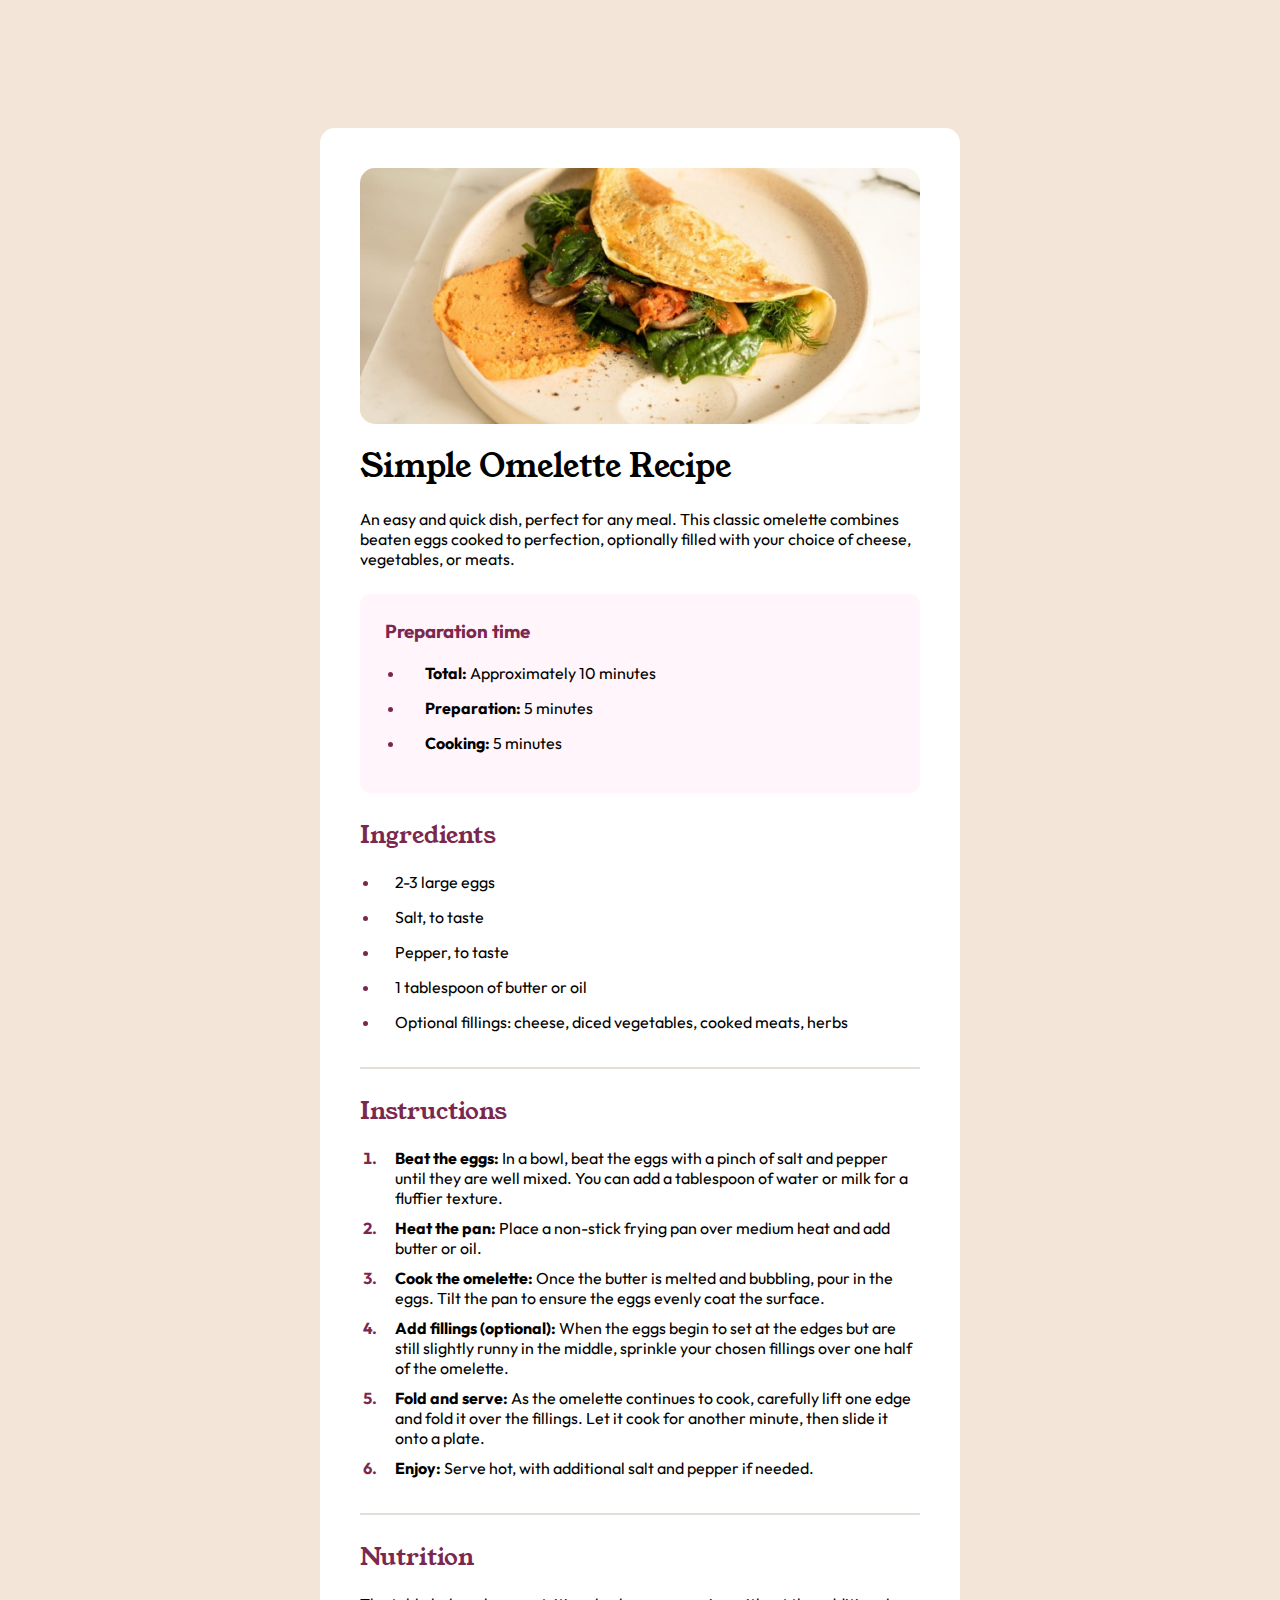
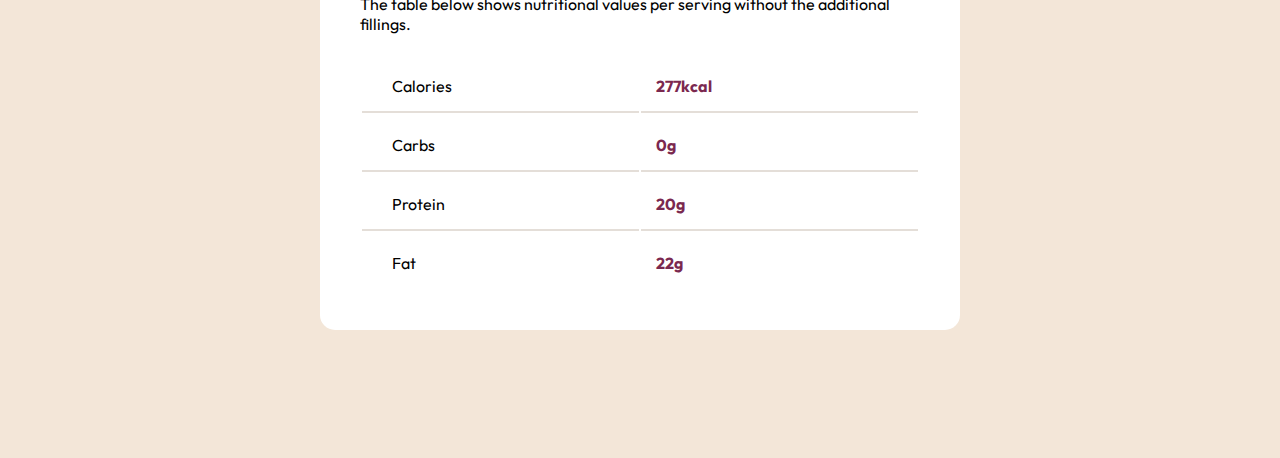
<file: Frontend Mentor/01. Recipe Page/index.html>
<!DOCTYPE html>
<html lang="en">
  <head>
    <meta charset="UTF-8">
    <meta name="viewport" content="width=device-width, initial-scale=1.0">
    <link rel="icon" type="image/png" sizes="32x32" href="./assets/images/favicon-32x32.png">
    <title>Frontend Mentor | Recipe Page</title>
    <link rel="stylesheet" href="style.css">
  </head>
  <body>
    <div class="container">
      <img src="./assets/images/image-omelette.jpeg" alt="omelette">
      <h1 id="recipe-name">Simple Omelette Recipe</h1>
      <p id="recipe-info">
        An easy and quick dish, perfect for any meal. This classic omelette combines beaten eggs cooked to perfection, optionally filled with your choice of cheese, vegetables, or meats.
      </p>

      <section class="preparation-time">
        <h3 id="preparation-duration">Preparation time</h3>
        
        <ul>
          <li><strong>Total:</strong> Approximately 10 minutes</li>
          <li><strong>Preparation:</strong> 5 minutes</li>
          <li><strong>Cooking:</strong> 5 minutes</li>
        </ul>
      </section>

      <section class="ingredients-container">
        <h2 id="ingredients-header">Ingredients</h2>
        <ul>
          <li>2-3 large eggs</li>
          <li>Salt, to taste</li>
          <li>Pepper, to taste</li>
          <li>1 tablespoon of butter or oil</li>
          <li>Optional fillings: cheese, diced vegetables, cooked meats, herbs</li>
        </ul>
      </section>

      <section class="instructions-container">
        <h2 id="instructions-header">Instructions</h2>
        <ol>
          <li><strong>Beat the eggs:</strong> In a bowl, beat the eggs with a pinch of salt and pepper until they are well mixed. You can add a tablespoon of water or milk for a fluffier texture.</li>
          <li><strong>Heat the pan:</strong> Place a non-stick frying pan over medium heat and add butter or oil.</li>
          <li><strong>Cook the omelette:</strong> Once the butter is melted and bubbling, pour in the eggs. Tilt the pan to ensure the eggs evenly coat the surface.</li>
          <li><strong>Add fillings (optional):</strong> When the eggs begin to set at the edges but are still slightly runny in the middle, sprinkle your chosen fillings over one half of the omelette.</li>
          <li><strong>Fold and serve:</strong> As the omelette continues to cook, carefully lift one edge and fold it over the fillings. Let it cook for another minute, then slide it onto a plate.</li>
          <li><strong>Enjoy:</strong> Serve hot, with additional salt and pepper if needed.</li>
        </ol>
      </section>

      <section class="nutrition-container">
        <h2 id="nutrition-header">Nutrition</h2>
        <p>The table below shows nutritional values per serving without the additional fillings.</p>

        <table id="nutrition-table">
          <tbody>
            <tr>
              <td>Calories</td>
              <td class="table-value">277kcal</td>
            </tr>
  
            <tr>
              <td>Carbs</td>
              <td class="table-value">0g</td>
            </tr>
  
            <tr>
              <td>Protein</td>
              <td class="table-value">20g</td>
            </tr>
  
            <tr>
              <td>Fat</td>
              <td class="table-value">22g</td>
            </tr>
          </tbody>
        </table>
      </section>
    </div>      
    
    <!-- <div class="attribution">
      Challenge by <a href="https://www.frontendmentor.io?ref=challenge" target="_blank">Frontend Mentor</a>. 
      Coded by <a href="#">Priya Dharshini</a>.
    </div> -->
  </body>
</html>
</file>
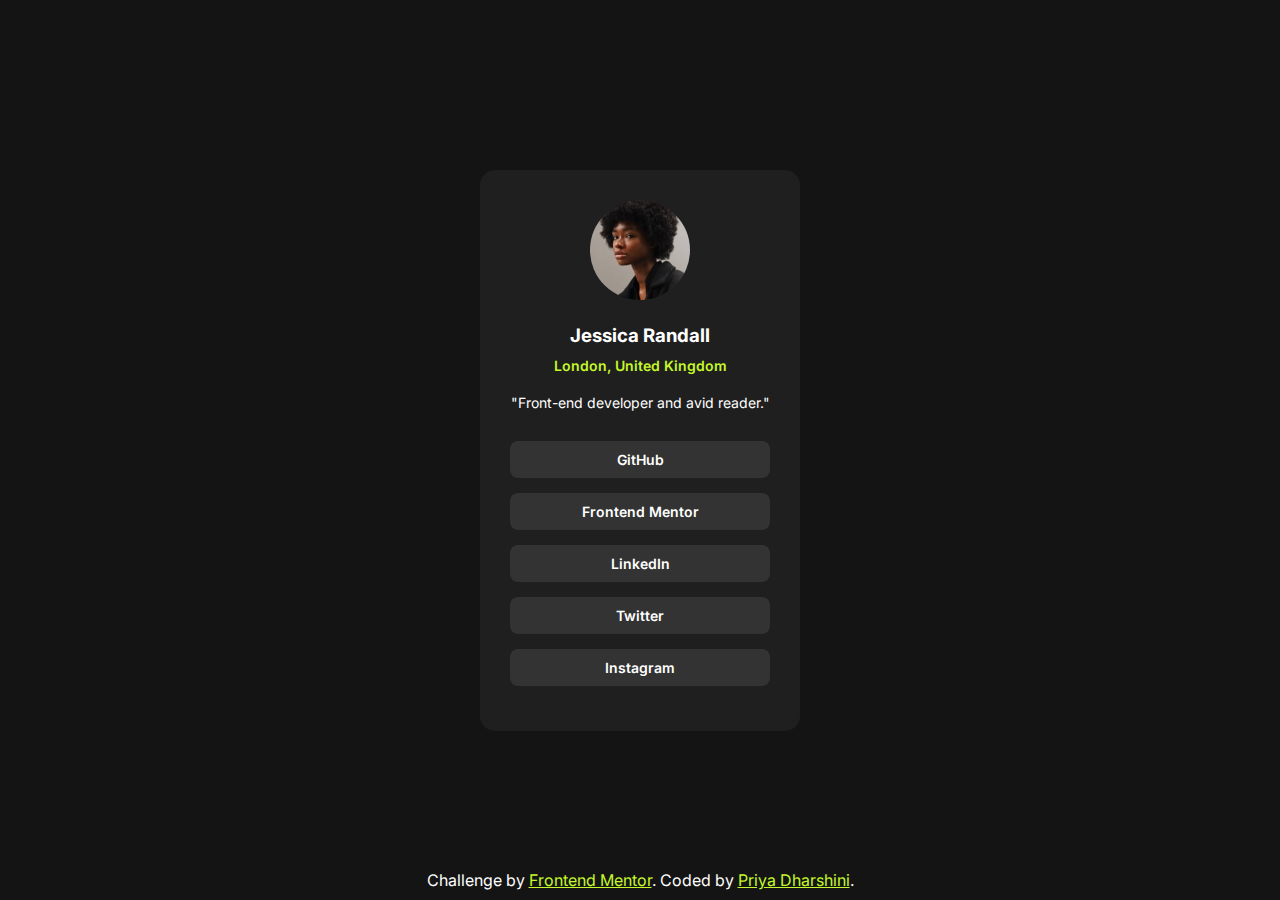
<file: Frontend Mentor/02. Social Links Profile/index.html>
<!DOCTYPE html>
<html lang="en-US">
  <head>
    <meta charset="UTF-8">
    <meta name="viewport" content="width=device-width, initial-scale=1.0">
    <link rel="icon" type="image/png" sizes="32x32" href="./assets/images/favicon-32x32.png">  
    <title>Frontend Mentor | Social Links Profile</title>
    <link rel="stylesheet" href="style.css">
  </head>
  <body>
    <section class="container">
      <img id="user-photo" src="./assets/images/avatar-jessica.jpeg" alt="Avatar Jessica">

      <h3 id="name">Jessica Randall</h3>
      <p id="location">London, United Kingdom</p>

      <p id="user-bio">"Front-end developer and avid reader."</p>

      <div class="links-container">
        <a href="#">GitHub</a>
        <a href="#">Frontend Mentor</a>
        <a href="#">LinkedIn</a>
        <a href="#">Twitter</a>
        <a href="#">Instagram</a>
      </div>
    </section>    

    <div class="attribution">
      Challenge by <a href="https://www.frontendmentor.io?ref=challenge" target="_blank">Frontend Mentor</a>. 
      Coded by <a href="#">Priya Dharshini</a>.
    </div>
  </body>
</html>
</file>
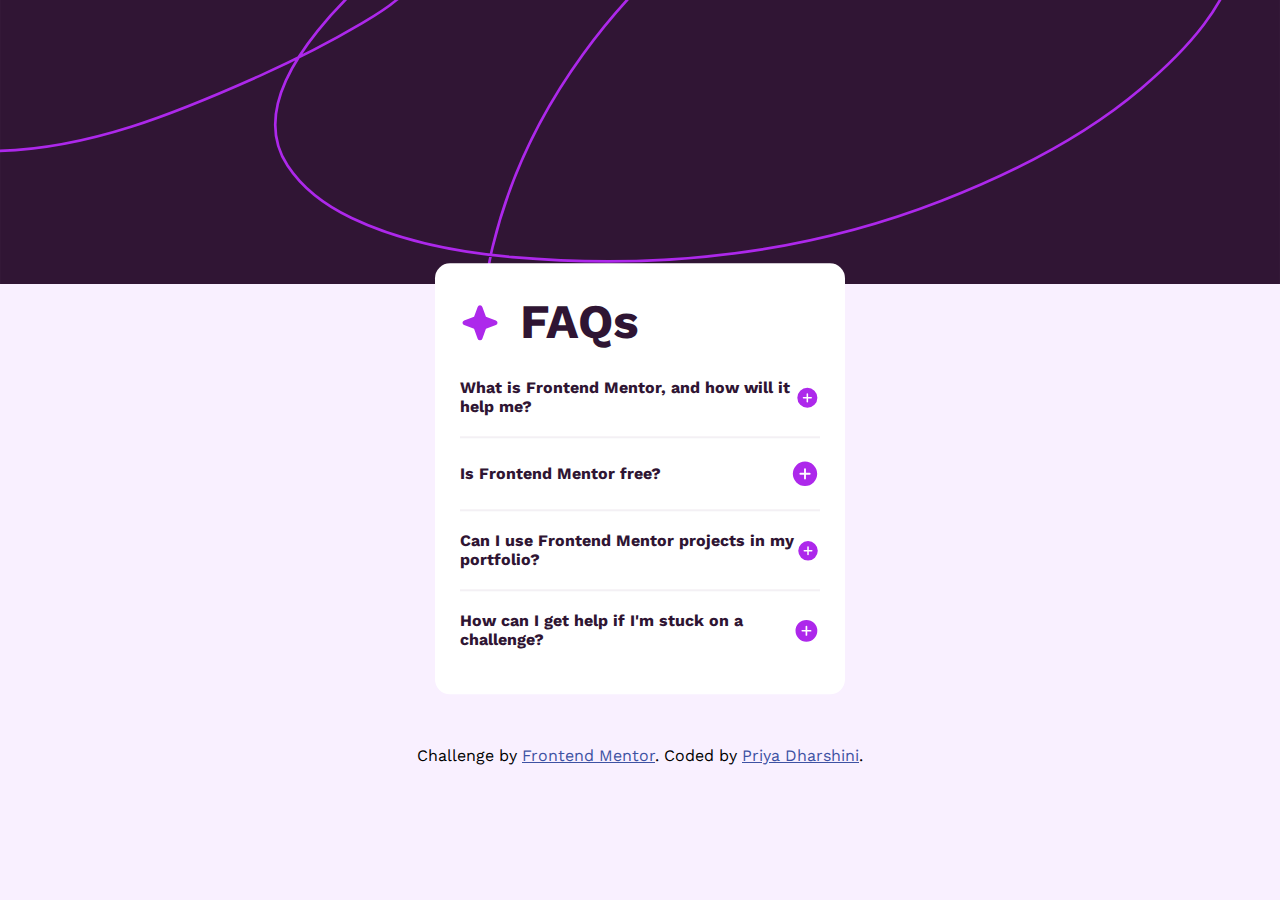
<file: Frontend Mentor/03. FAQ Accordion/index.html>
<!DOCTYPE html>
<html lang="en-US">
  <head>
    <meta charset="UTF-8">
    <meta name="viewport" content="width=device-width, initial-scale=1.0">
    <link rel="icon" type="image/png" sizes="32x32" href="./assets/images/favicon-32x32.png">    
    <title>Frontend Mentor | FAQ Accordion</title>
    <link rel="stylesheet" href="style.css">
  </head>
  <body>
    <div class="svg-container">
      <img src="./assets/images/background-pattern-desktop.svg">
    </div>

    <div class="wrapper">
      <div class="container">
        <div class="star-svg-container">
          <svg xmlns="http://www.w3.org/2000/svg" width="40" height="41" fill="none" viewBox="0 0 40 41"><path fill="#AD28EB" d="M37.5 20.5a2.467 2.467 0 0 1-1.64 2.344l-9.913 3.604-3.603 9.911a2.5 2.5 0 0 1-4.688 0l-3.604-9.922-9.911-3.593a2.5 2.5 0 0 1 0-4.688l9.921-3.604 3.594-9.911a2.5 2.5 0 0 1 4.688 0l3.604 9.921 9.911 3.594A2.467 2.467 0 0 1 37.5 20.5Z"/></svg>
          <h1 class="main-header">FAQs</h1>         
        </div>
        
        <div class="box">
          <div class="question-container">
            <h4 class="question">What is Frontend Mentor, and how will it help me?</h4>
            <svg class="plus" xmlns="http://www.w3.org/2000/svg" width="30" height="31" fill="none" viewBox="0 0 30 31"><path fill="#AD28EB" d="M15 3.313A12.187 12.187 0 1 0 27.188 15.5 12.203 12.203 0 0 0 15 3.312Zm4.688 13.124h-3.75v3.75a.938.938 0 0 1-1.876 0v-3.75h-3.75a.938.938 0 0 1 0-1.875h3.75v-3.75a.938.938 0 0 1 1.876 0v3.75h3.75a.938.938 0 0 1 0 1.876Z"/></svg>
            <svg class="minus hidden" xmlns="http://www.w3.org/2000/svg" width="30" height="31" fill="none" viewBox="0 0 30 31"><path fill="#301534" d="M15 3.313A12.187 12.187 0 1 0 27.188 15.5 12.2 12.2 0 0 0 15 3.312Zm4.688 13.124h-9.375a.938.938 0 0 1 0-1.875h9.374a.938.938 0 0 1 0 1.876Z"/></svg>
          </div>
          
          <p class="answer hidden">
            Frontend Mentor offers realistic coding challenges to help developers improve their frontend coding skills with projects in HTML, CSS, and JavaScript. It's suitable for all levels and ideal for portfolio building.
          </p>
          
        </div>
        <hr class="breakline">

        <div class="box">
          <div class="question-container">
            <h4 class="question">Is Frontend Mentor free?</h4>
            <svg class="plus" xmlns="http://www.w3.org/2000/svg" width="30" height="31" fill="none" viewBox="0 0 30 31"><path fill="#AD28EB" d="M15 3.313A12.187 12.187 0 1 0 27.188 15.5 12.203 12.203 0 0 0 15 3.312Zm4.688 13.124h-3.75v3.75a.938.938 0 0 1-1.876 0v-3.75h-3.75a.938.938 0 0 1 0-1.875h3.75v-3.75a.938.938 0 0 1 1.876 0v3.75h3.75a.938.938 0 0 1 0 1.876Z"/></svg>
            <svg class="minus hidden" xmlns="http://www.w3.org/2000/svg" width="30" height="31" fill="none" viewBox="0 0 30 31"><path fill="#301534" d="M15 3.313A12.187 12.187 0 1 0 27.188 15.5 12.2 12.2 0 0 0 15 3.312Zm4.688 13.124h-9.375a.938.938 0 0 1 0-1.875h9.374a.938.938 0 0 1 0 1.876Z"/></svg>
          </div>
          
          <p class="answer hidden">
            Yes, Frontend Mentor offers both free and premium coding challenges, with the free option providing access to a range of projects suitable for all skill levels.
          </p>
          
        </div>
        <hr class="breakline">
      
        <div class="box">
          <div class="question-container">
            <h4 class="question">Can I use Frontend Mentor projects in my portfolio?</h4>
            <svg class="plus" xmlns="http://www.w3.org/2000/svg" width="30" height="31" fill="none" viewBox="0 0 30 31"><path fill="#AD28EB" d="M15 3.313A12.187 12.187 0 1 0 27.188 15.5 12.203 12.203 0 0 0 15 3.312Zm4.688 13.124h-3.75v3.75a.938.938 0 0 1-1.876 0v-3.75h-3.75a.938.938 0 0 1 0-1.875h3.75v-3.75a.938.938 0 0 1 1.876 0v3.75h3.75a.938.938 0 0 1 0 1.876Z"/></svg>
            <svg class="minus hidden" xmlns="http://www.w3.org/2000/svg" width="30" height="31" fill="none" viewBox="0 0 30 31"><path fill="#301534" d="M15 3.313A12.187 12.187 0 1 0 27.188 15.5 12.2 12.2 0 0 0 15 3.312Zm4.688 13.124h-9.375a.938.938 0 0 1 0-1.875h9.374a.938.938 0 0 1 0 1.876Z"/></svg>
          </div>
          
          <p class="answer hidden">
            Yes, you can use projects completed on Frontend Mentor in your portfolio. It's an excellent way to showcase your skills to potential employers!
          </p>
          
        </div>
        <hr class="breakline">

        <div class="box">
          <div class="question-container">
            <h4 class="question">How can I get help if I'm stuck on a challenge?</h4>
            <svg class="plus" xmlns="http://www.w3.org/2000/svg" width="30" height="31" fill="none" viewBox="0 0 30 31"><path fill="#AD28EB" d="M15 3.313A12.187 12.187 0 1 0 27.188 15.5 12.203 12.203 0 0 0 15 3.312Zm4.688 13.124h-3.75v3.75a.938.938 0 0 1-1.876 0v-3.75h-3.75a.938.938 0 0 1 0-1.875h3.75v-3.75a.938.938 0 0 1 1.876 0v3.75h3.75a.938.938 0 0 1 0 1.876Z"/></svg>
            <svg class="minus hidden" xmlns="http://www.w3.org/2000/svg" width="30" height="31" fill="none" viewBox="0 0 30 31"><path fill="#301534" d="M15 3.313A12.187 12.187 0 1 0 27.188 15.5 12.2 12.2 0 0 0 15 3.312Zm4.688 13.124h-9.375a.938.938 0 0 1 0-1.875h9.374a.938.938 0 0 1 0 1.876Z"/></svg>
          </div>
          
          <p class="answer hidden">
            The best place to get help is inside Frontend Mentor's Discord community. There's a help channel where you can ask questions and seek support from other community members.
          </p>
        </div>
      </div>
    </div> 
    
    <div class="attribution">
      Challenge by <a href="https://www.frontendmentor.io?ref=challenge" target="_blank">Frontend Mentor</a>. 
      Coded by <a href="#">Priya Dharshini</a>.
    </div>

    <script src="app.js"></script>
  </body>
</html>
</file>
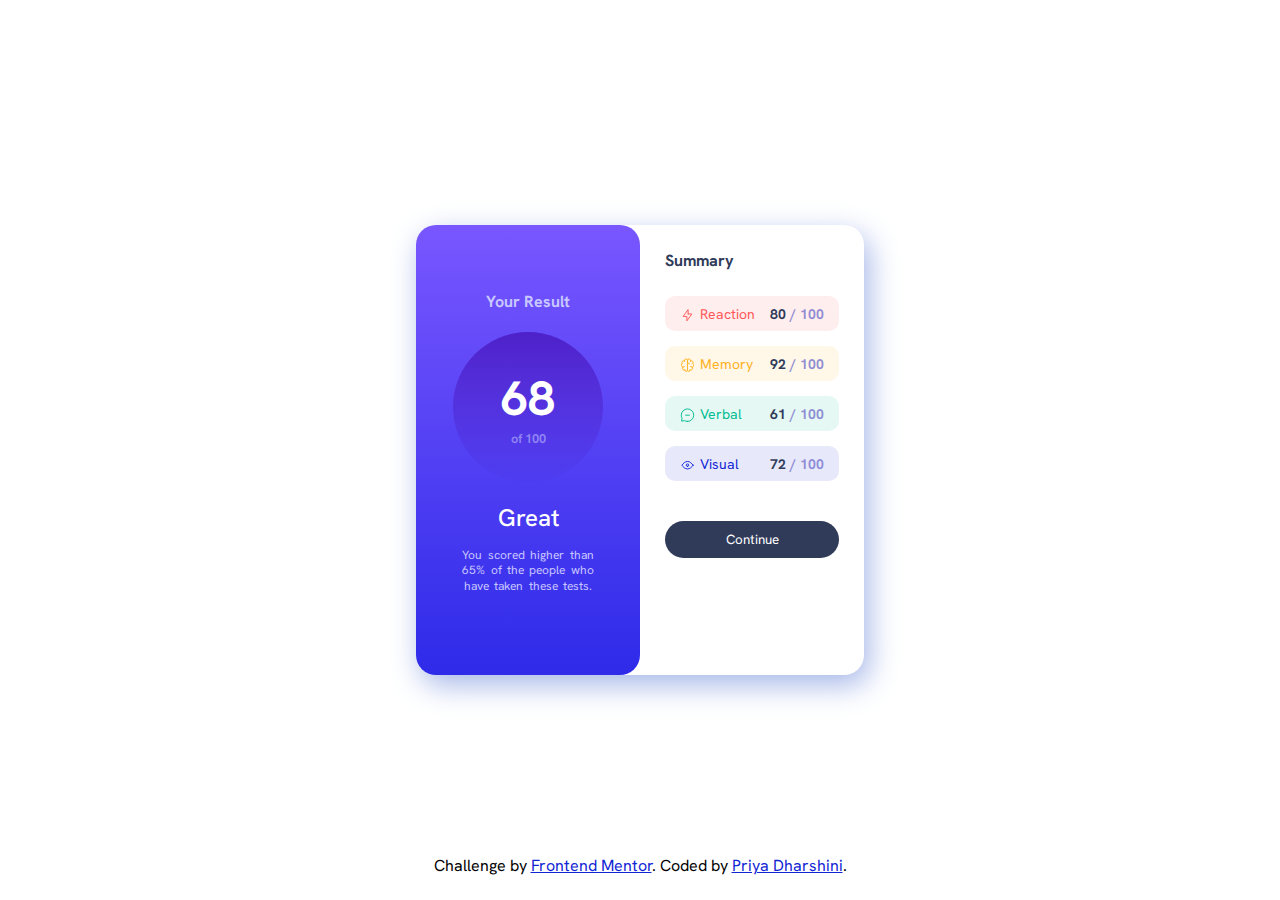
<file: Frontend Mentor/04. Results Summary Component/index.html>
<!DOCTYPE html>
<html lang="en">
  <head>
    <meta charset="UTF-8">
    <meta name="viewport" content="width=device-width, initial-scale=1.0">
    <link rel="icon" type="image/png" sizes="32x32" href="./assets/images/favicon-32x32.png">  
    <title>Frontend Mentor | Results Summary Component</title>
    <link rel="stylesheet" href="style.css">
  </head>
  <body>
    <main>    
      
      <div class="result-container">
        <h4 class="result-header">Your Result</h4>
        <div class="score">
          <h1 id="your-score"></h1>
          <h6>of 100</h6>
        </div>
        <h2>Great</h2>
        <p>You scored higher than 65% of the people who have taken these tests.</p>
      </div>

      <div class="summary-container">
        <h4 class="summary-header">Summary</h4>
        <ul class="summary-list">
          <!-- <li class="summary-item">
            <div class="wrapper">              
              <img class="symbol" src="./assets/images/icon-reaction.svg" alt="reaction icon">
              <span class="title">Reaction</span>
            </div>
            <div class="score-wrapper">
              <span class="acquired-score">80</span> / 100
            </div>            
          </li>

          <li class="summary-item">
            <div class="wrapper">              
              <img class="symbol" src="./assets/images/icon-memory.svg" alt="memory icon">
              <span class="title">Memory</span>
            </div>
            <div class="score-wrapper">
              <span class="acquired-score">92</span> / 100
            </div>            
          </li>

          <li class="summary-item">
            <div class="wrapper">              
              <img class="symbol" src="./assets/images/icon-verbal.svg" alt="verbal icon">
              <span class="title">Verbal</span>
            </div>
            <div class="score-wrapper">
              <span class="acquired-score">61</span> / 100               
            </div>            
          </li>

          <li class="summary-item">
            <div class="wrapper">              
              <img class="symbol" src="./assets/images/icon-visual.svg" alt="visual icon">
              <span class="title">Visual</span>
            </div>
            <div class="score-wrapper">
              <span class="acquired-score">72</span> / 100
            </div>            
          </li> -->
        </ul>
        <button>Continue</button>
      </div>        
    </main>

    <footer>
      <div class="attribution">
        Challenge by <a href="https://www.frontendmentor.io?ref=challenge" target="_blank">Frontend Mentor</a>. 
        Coded by <a href="#">Priya Dharshini</a>.
      </div>
    </footer>  
  
    <script src="app.js"></script>
  </body>
</html>
</file>
<file: Frontend Mentor/03. FAQ Accordion/style.css>
@import url('https://fonts.googleapis.com/css2?family=Work+Sans:ital,wght@0,100..900;1,100..900&display=swap');

* {
    margin: 0;
    padding: 0;
    box-sizing: border-box;
}

/* 
## Colors

- White: hsl(0, 0%, 100%)
- Light pink: hsl(275, 100%, 97%)
- Grayish purple: hsl(292, 16%, 49%)
- Dark purple: hsl(292, 42%, 14%)
*/

/* 
## Typography

### Body Copy

- Font size (paragraphs): 16px

### Font

- Family: [Work Sans](https://fonts.google.com/specimen/Work+Sans)
- Weights: 400, 600, 700

    font-family: "Work Sans", sans-serif;
    font-weight: <weight>;
    font-style: normal;
*/

body {
    background-color: hsl(275, 100%, 97%);
    font-family: "Work Sans", sans-serif;
    font-style: normal;   
}

.svg-container {
    height: 35vh;
    overflow: hidden;    
}

.svg-container img {
    width: 100%;
}

.wrapper {        
    display: flex;
    justify-content: center;
    align-items: center;    
    transform: translateY(-12%);    
}

.container {
    width: 32%;
    background-color: hsl(0, 0%, 100%);
    padding: 25px;
    border-radius: 15px;
}

.star-svg-container {
    width: 100%;
    height: 50px;
    display: inline-block;
    margin: 10px 0;
}

.star-svg-container svg {
    margin-right: 15px;
}

.main-header {
    display: inline-block;
    font-size: 3rem;
    transform: translateY(-10%);
    color: hsl(292, 42%, 14%)
}

.box {
    margin: 20px 0;
}

.question-container {
    display: flex;
    justify-content: space-between;
    align-items: center;
}

.question {
    color:hsl(292, 42%, 14%);
}

.question:hover {
    cursor: pointer;
    color:rgb(193, 55, 193);
}

.plus, .minus {
    cursor: pointer;
}

.answer {
    visibility: visible;
    padding-top: 20px;
    font-size: 14px;
    line-height: 1.5em;
    color: hsl(292, 16%, 49%);
}

.hidden {
    display: none;
}

.breakline {
    border: 1px solid hsl(292, 16%, 49%);
    opacity: 0.1;
}

.attribution {    
    width: 100%;
    text-align: center;
}

.attribution a { 
    color: hsl(228, 45%, 44%); 
}

@media screen and (max-width: 1025px) {
    .container {
        width: 50%;
    }
}

@media screen and (max-width: 769px) {
    .wrapper {
        transform: translateY(-25%);
    }

    .container {
        width: 50%;
    }
}

@media screen and (max-width: 426px) {
    .wrapper {
        transform: translateY(-20%);
    }

    .container {
        width: 70%;
    }
}

@media screen and (max-width: 376px) {
    .wrapper {
        transform: translateY(-20%);
    }

    .container {
        width: 80%;
    }
}

@media screen and (max-width: 321px) {
    .container {
        width: 90%;
    }

    .wrapper {
        transform: translateY(-20%);
    }
}
</file>
<file: Frontend Mentor/01. Recipe Page/style.css>
@import url('https://fonts.googleapis.com/css2?family=Young+Serif&display=swap');

@import url('https://fonts.googleapis.com/css2?family=Outfit:wght@100..900&display=swap');

/* Resets */
* {
    margin: 0;
    padding: 0;
    box-sizing: border-box;
}

/* 
    background-color: hsl(30, 18%, 87%);
    background-color: hsl(30, 10%, 34%);
    background-color: hsl(24, 5%, 18%);
*/

/* 
    font-family: "Young Serif", serif;
    font-weight: 400;
    font-family: "Outfit", sans-serif;
    font-weight: 600;
*/

body {
    background-color: hsl(30, 54%, 90%);
    font-family: "Outfit", sans-serif;
    font-weight: 400;
    font-style: normal;
}

.container {
    width: 50%;    
    margin: 10% auto;
    background-color: hsl(0, 0%, 100%);
    padding: 40px;
    border-radius: 15px;
    display: flex;
    flex-direction: column;
    justify-content: center;
    align-items: flex-start;
}

.container img {
    width: 100%;
    align-self: center;
    border-radius: 15px;
}

h1, h2 {
    font-family: "Young Serif", serif;
    font-weight: 400;
}

h2 {
    color: hsl(332, 51%, 32%);
}

#recipe-name {
    margin: 20px 0;
}

.preparation-time {
    background-color: hsl(330, 100%, 98%); 
    border-radius: 10px;
    width: 100%;
    margin: 25px 0;
    padding: 25px;
}

#preparation-duration {
    color: hsl(332, 51%, 32%);
    padding-bottom: 20px;
}

.preparation-time ul {
    margin-left: 20px;
}

.preparation-time ul li::marker {
    color: hsl(332, 51%, 32%);
}

.preparation-time ul li {
    padding-left: 20px;
    padding-bottom: 15px;
}

.ingredients-container {
    width: 100%;
    padding-bottom: 20px;
    border-bottom: 2px solid hsl(30, 18%, 87%);
    margin-bottom: 25px;
}

#ingredients-header {
    color:hsl(332, 51%, 32%);
    margin-bottom: 20px;
}

.ingredients-container ul {
    margin-left: 20px;
}

.ingredients-container ul li::marker {
    color:hsl(332, 51%, 32%);
}

.ingredients-container ul li {
    padding-left: 15px;
    padding-bottom: 15px;
}

.instructions-container {
    padding-bottom: 25px;
    border-bottom: 2px solid hsl(30, 18%, 87%);
    margin-bottom: 25px;
}

#instructions-header {
    margin-bottom: 20px;
}

.instructions-container ol {
    margin-left: 20px;
}

.instructions-container ol li::marker {
    color: hsl(332, 51%, 32%);
    font-weight: 700;
}

.instructions-container ol li {
    padding-left: 15px;
    padding-bottom: 10px;
}

.nutrition-container {
    width: 100%;
}

#nutrition-header {
    margin-bottom: 20px;
}

.nutrition-container p {
    margin-bottom: 20px;
}

#nutrition-table {
    width: 100%;
}

table td {
    width: 50%;
    padding-top: 20px;
    padding-bottom: 15px;
    border-bottom: 2px solid hsl(30, 18%, 87%);
}

table td:first-of-type {
    padding-left: 30px;    
}

tbody tr:last-child td {
    border: none;
}

.table-value {
    color:hsl(332, 51%, 32%);
    font-weight: 700;
    padding-left: 15px;
}

@media screen and (max-width: 426px) {
    .container {
        width: 100%;
        margin: 0;
    }
}

@media screen and (max-width: 376px) {
    .preparation-time ul li {
        padding-left: 10px;
        padding-bottom: 10px;
    }

    .ingredients-container ul li {
        padding-left: 10px;
        padding-bottom: 10px;
    }

    table td {
        padding-top: 10px;
        padding-bottom: 10px;
        border-bottom: 2px solid hsl(30, 18%, 87%);
    }
}
</file>
<file: Frontend Mentor/02. Social Links Profile/style.css>
@import url('https://fonts.googleapis.com/css2?family=Inter:ital,opsz,wght@0,14..32,100..900;1,14..32,100..900&display=swap');

/* Resets */
* {
    margin: 0;
    padding: 0;
    box-sizing: border-box;
}

/* 
## Colors
- Green: hsl(75, 94%, 57%)

- White: hsl(0, 0%, 100%)

- Grey 700: hsl(0, 0%, 20%)
- Grey 800: hsl(0, 0%, 12%)
- Grey 900: hsl(0, 0%, 8%)
*/

/* 
## Typography

### Body Copy

- Font size (paragraph): 14px
*/

/* 
### Font

- Family: [Inter](https://fonts.google.com/specimen/Inter)
- Weights: 400, 600, 700

    font-family: "Inter", sans-serif;
    font-weight: <weight>;
    font-style: normal;
*/

body {
    background-color: hsl(0, 0%, 8%);
    color: hsl(0, 0%, 100%);
    font-family: "Inter", sans-serif;
    font-style: normal;    
    text-align: center;
    display: flex;
    justify-content: center;
    align-items: center;
    height: 100vh;
}

body p {
    font-size: 14px;
}

.container {
    width: 25%;
    background-color: hsl(0, 0%, 12%);    
    border-radius: 15px;
    padding: 30px;
}

#user-photo {
    width: 100px;
    height: 100px;
    border-radius: 50%;
}

#name {
    margin-top: 20px;
}

#location {
    margin-top: 10px;    
    color: hsl(75, 94%, 57%);
    font-weight: 600;
}

#user-bio {
    margin-top: 20px;
}

.links-container {
    padding-top: 15px;
}

.links-container a {
    width: 100%;
    display: block;
    background-color: hsl(0, 0%, 20%);
    color:hsl(0, 0%, 100%);
    font-size: 14px;
    font-weight: 600;
    padding: 10px 0;
    margin: 15px auto;
    border-radius: 8px;
    text-decoration: none;
}

.links-container a:focus,
.links-container a:hover {
    background-color: hsl(75, 94%, 57%);
    color: hsl(0, 0%, 12%);
    font-weight: 700;
}

.attribution {
    position: absolute;
    bottom: 10px;
}

.attribution a {
    color: hsl(75, 94%, 57%);
}

@media screen and (max-width: 1025px) {
    .container {
        width: 40%;
    }

    .links-container a {
        width: 90%;
    }
}

@media screen and (max-width: 769px) {
    .container {
        padding: 15px;
        margin: 10px;
    }
}

@media screen and (max-width: 426px) {
    .container {
        width: 80%;
        margin: 50px 15px;
    }

    .attribution {
        font-size: 10px;
    }
}
</file>
<file: Frontend Mentor/04. Results Summary Component/style.css>
@import url('https://fonts.googleapis.com/css2?family=Hanken+Grotesk:ital,wght@0,100..900;1,100..900&display=swap');

/* Resets */
* {
    margin: 0;
    padding: 0;
    box-sizing: border-box;
    font-family: "Hanken Grotesk", sans-serif;
}

/* 
## Colors

### Primary

- Light red: hsl(0, 100%, 67%)
- Orangey yellow: hsl(39, 100%, 56%)
- Green teal: hsl(166, 100%, 37%)
- Cobalt blue: hsl(234, 85%, 45%)

## Gradients

- Light slate blue (background): hsl(252, 100%, 67%)
- Light royal blue (background): hsl(241, 81%, 54%)

- Violet blue (circle): hsla(256, 72%, 46%, 1)
- Persian blue (circle): hsla(241, 72%, 46%, 0)

### Neutral

- White: hsl(0, 0%, 100%)
- Pale blue: hsl(221, 100%, 96%)
- Light lavender: hsl(241, 100%, 89%)
- Dark gray blue: hsl(224, 30%, 27%)
*/

/* 
## Typography

### Body Copy

- Font size (paragraphs): 18px

### Font

- Family: [Hanken Grotesk](https://fonts.google.com/specimen/Hanken+Grotesk)
- Weights: 500, 700, 800

    font-family: "Hanken Grotesk", sans-serif;
    font-weight: <weight>;
    font-style: normal;
*/

:root {
    /* Primary */
    --light-red: hsl(0, 100%, 67%);
    --orangey-yellow: hsl(39, 100%, 56%);
    --green-teal: hsl(166, 100%, 37%);
    --cobalt-blue: hsl(234, 85%, 45%);

    /* (background) */
    --light-slate-blue: hsl(252, 100%, 67%);
    --light-royal-blue : hsl(241, 81%, 54%);

    /* (circle) */
    --violet-blue : hsla(256, 72%, 46%, 1);
    --persian-blue: hsla(241, 72%, 46%, 0.029);

    /* Neutral */
    --white: hsl(0, 0%, 100%);
    --pale-blue: hsl(221, 100%, 96%);
    --light-lavender: hsl(241, 100%, 89%);
    --dark-gray-blue: hsl(224, 30%, 27%);
}

body {
    display: flex;
    justify-content: center;
    align-items: center;
    height: 100vh;
}

main {
    width: 35%;
    border-radius: 20px;
    box-shadow: 5px 10px 30px hsl(224, 59%, 78%);
    display: flex;
    justify-content: top;
    align-items: top;
    height: 50%;
}

.result-container {
    width: 50%;
    border-radius: 20px;
    background: linear-gradient(var(--light-slate-blue), var(--light-royal-blue));
    padding: 25px;
    text-align: center;
    display: flex;
    flex-direction: column;
    justify-content: center;
    align-items: center;
}

.result-header {
    color: var(--light-lavender);
}

.score {
    width: 150px;
    height: 150px;
    border-radius: 50%;
    margin: 20px auto;
    display: flex;
    flex-direction: column;
    justify-content: center;
    align-items: center;
    background: linear-gradient(var(--violet-blue), var(--persian-blue));
}

#your-score {
    font-size: 3rem;
    color:var(--white);
}

.score h6 {
    color: hsla(241, 100%, 89%, 0.529);
    font-size: 0.8em;
}

.result-container h2 {
    color:var(--white);
    font-weight: 500;
}

.result-container p {
    font-size: 12px;
    color:var(--light-lavender);
    line-height: 1.3em;
    word-spacing: 0.2em;
    padding: 15px;
}

.summary-container {
    width: 50%;
    padding: 25px;
}

.summary-header {
    padding-bottom: 25px;
    color:var(--dark-gray-blue);
}

.wrapper {
    display: flex;
}

.symbol {
    margin-right: 5px;
    width: 15px;
    height: 15px;
    transform: translateY(18%);
}

.summary-container ul {
    list-style: none;
}

.summary-item {
    padding: 15px;
    margin-bottom: 15px;
    width: 100%;
    height: 35px;
    border-radius: 10px;
    display: flex;
    justify-content: space-between;
    align-items: center;
    background-color: hsla(0, 100%, 67%, 0.1);
}

.summary-item:nth-child(1) {
    color: var(--light-red);
    background-color: hsla(0, 100%, 67%, 0.1);
}

.summary-item:nth-child(2) {
    color: var(--orangey-yellow);
    background-color: hsla(39, 100%, 56%, 0.1);
}

.summary-item:nth-child(3) {
    color: var(--green-teal);
    background-color: hsla(166, 100%, 37%, 0.1);
}

.summary-item:nth-child(4) {
    color: var(--cobalt-blue);
    background-color: hsla(234, 85%, 45%, 0.1);
}

.title {    
    font-size: 14px;    
}

.score-wrapper {
    font-size: 14px;
    color: hsla(242, 46%, 66%, 0.9);
    font-weight: 700;
}

.acquired-score {
    color: var(--dark-gray-blue);
    font-weight: 700;
}

button {
    width: 100%;
    padding: 10px 0;
    border-radius: 20px;
    background-color: hsl(224, 30%, 27%);
    color: hsl(0, 0%, 100%);
    margin: 25px 0;
    outline: none;
    border: none;
}

button:hover, 
button:focus {
    cursor: pointer;
    background: linear-gradient(var(--light-slate-blue), var(--light-royal-blue));
}

footer {
    position: absolute;
    bottom: 20px;
    width: 100%;
    height: 25px;
    font-size: 16px; 
    text-align: center;
}

.attribution a { 
    color: var(--cobalt-blue); 
}

@media screen and (max-width: 1025px) {
    main {
        width: 45%;
        height: 60%;
    }
}

@media screen and (max-width: 769px) {
    main {
        width: 65%;
        height: 60%;
    }
}

@media screen and (max-width: 426px) {
    body {
        display: flex;
        justify-content: flex-start;
        align-items: flex-start;
        height: 100vh;
    }

    main {
        width: 100%;
        border-radius: 0;
        display: flex;
        flex-direction: column;
        justify-content: flex-start;
        align-items: flex-start;
        height: 95%;
        box-shadow: none;
    }

    .result-container {
        width: 100%;
        height: 50%;
        border-radius: 0 0 40px 40px;
    }

    .score {
        margin: 10px auto;
        width: 125px;
        height: 125px;
    }

    #your-score {
        font-size: 2rem;
    }

    .summary-container {
        width: 80%;
        height: 50%;
        padding: 5px;
        margin: 10px auto;
    }

    button {
        margin: 5px 0;
    }

    footer {
        position: absolute;
        bottom: 10px;
        height: 10px;
        font-size: 12px; 
        text-align: center;
    }
}

@media screen and (max-width: 376px) {
    #your-score {
        font-size: 2.5rem;
    }
}
</file>
